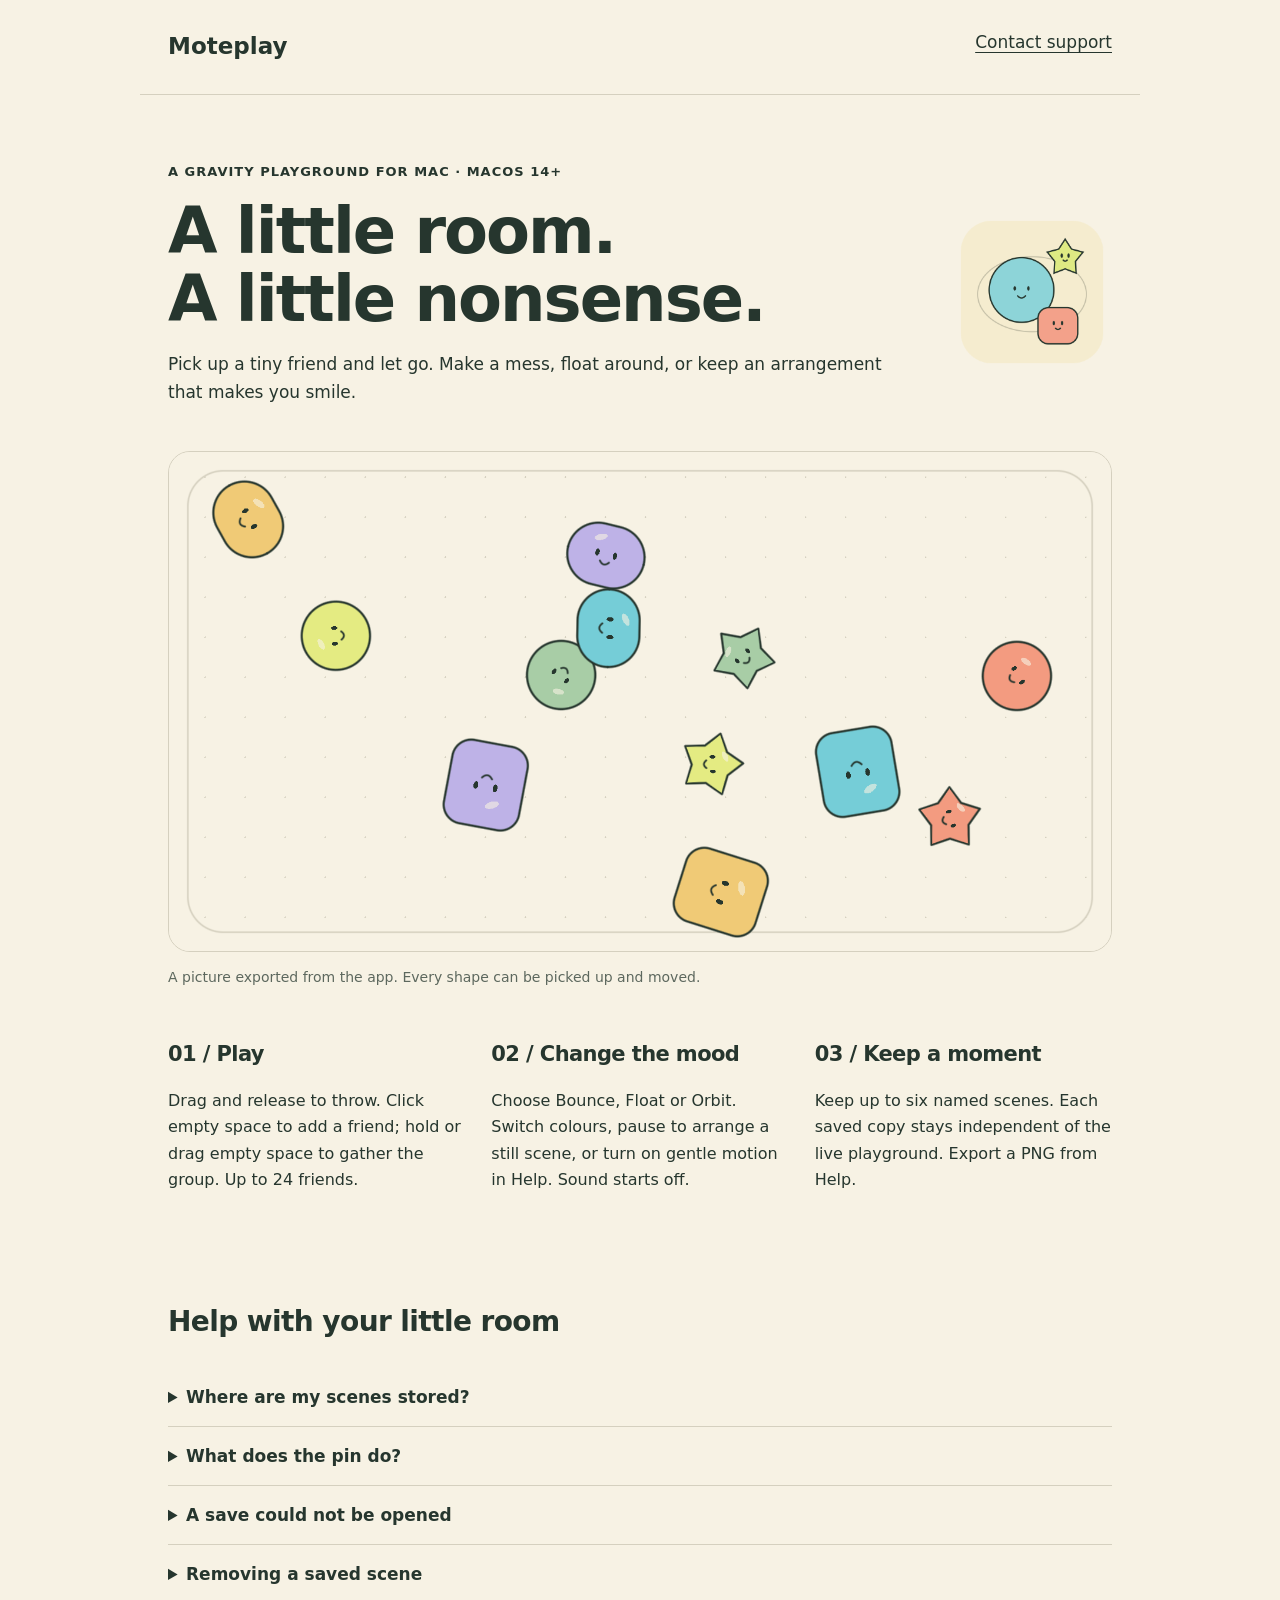
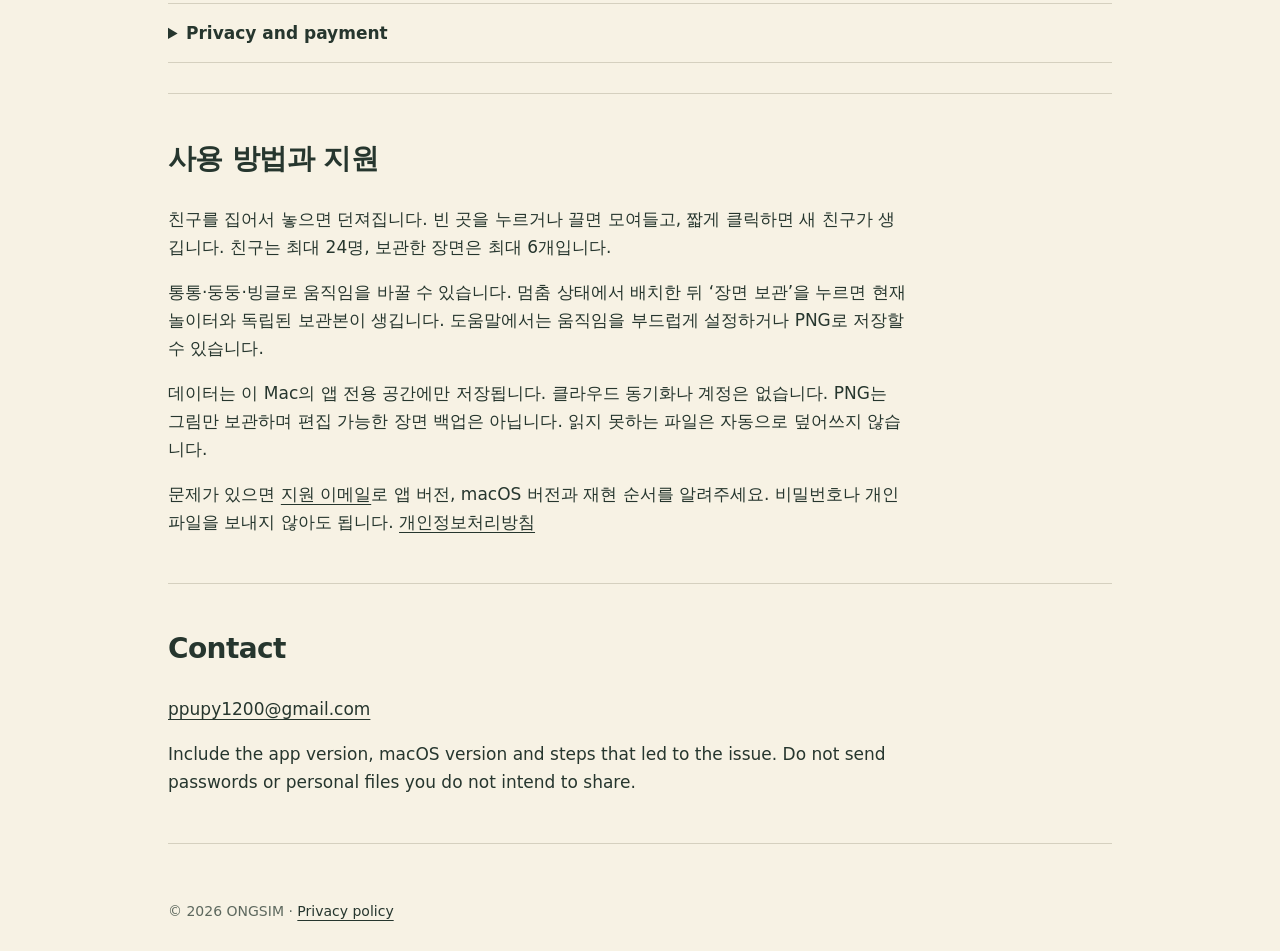
<file: index.html>
<!doctype html><html lang="en"><head><meta charset="utf-8"><meta name="viewport" content="width=device-width,initial-scale=1"><meta name="description" content="Moteplay support. A local gravity playground for Mac: throw, float, orbit and keep your little scenes."><title>Moteplay — a little room for play</title><link rel="icon" href="assets/icon.png"><link rel="stylesheet" href="styles.css"></head><body><header><a href="index.html">Moteplay</a><a href="mailto:ppupy1200@gmail.com?subject=Moteplay%20support">Contact support</a></header><main><div class="hero"><div><div class="eyebrow">A gravity playground for Mac · macOS 14+</div><h1>A little room.<br>A little nonsense.</h1><p>Pick up a tiny friend and let go. Make a mess, float around, or keep an arrangement that makes you smile.</p></div><img class="icon" src="assets/icon.png" alt="Moteplay's smiling shapes"></div><img class="stage" src="assets/playground.png" alt="An actual Moteplay scene with colourful characters"><p class="caption">A picture exported from the app. Every shape can be picked up and moved.</p><div class="steps"><div><h2>01 / Play</h2><p>Drag and release to throw. Click empty space to add a friend; hold or drag empty space to gather the group. Up to 24 friends.</p></div><div><h2>02 / Change the mood</h2><p>Choose Bounce, Float or Orbit. Switch colours, pause to arrange a still scene, or turn on gentle motion in Help. Sound starts off.</p></div><div><h2>03 / Keep a moment</h2><p>Keep up to six named scenes. Each saved copy stays independent of the live playground. Export a PNG from Help.</p></div></div><section><h2>Help with your little room</h2><details><summary>Where are my scenes stored?</summary><p>Only in Moteplay's local app container on this Mac. There is no account or automatic cloud sync. Saves contain positions, colours and modes, not live velocity or the window pin.</p></details><details><summary>What does the pin do?</summary><p>It keeps the window above other windows. You can turn it off at any time. Hidden or minimized windows stop animating.</p></details><details><summary>A save could not be opened</summary><p>The original file is preserved. You can still play, but saving remains paused until you explicitly choose a fresh start in Help. Contact support before deleting anything important. A PNG preserves an image, not an editable scene backup.</p></details><details><summary>Removing a saved scene</summary><p>The collection asks for confirmation. Removing a saved copy leaves the current playground unchanged; the deleted copy cannot be restored through the app.</p></details><details><summary>Privacy and payment</summary><p>No accounts, advertising, analytics, developer server, subscription or in-app purchase. Apple handles the paid download. Core play and saving work offline. The optional links on this page and in Help open external services. Read the <a href="privacy.html">privacy policy</a>.</p></details></section><section lang="ko" id="korean"><h2>사용 방법과 지원</h2><p>친구를 집어서 놓으면 던져집니다. 빈 곳을 누르거나 끌면 모여들고, 짧게 클릭하면 새 친구가 생깁니다. 친구는 최대 24명, 보관한 장면은 최대 6개입니다.</p><p>통통·둥둥·빙글로 움직임을 바꿀 수 있습니다. 멈춤 상태에서 배치한 뒤 ‘장면 보관’을 누르면 현재 놀이터와 독립된 보관본이 생깁니다. 도움말에서는 움직임을 부드럽게 설정하거나 PNG로 저장할 수 있습니다.</p><p>데이터는 이 Mac의 앱 전용 공간에만 저장됩니다. 클라우드 동기화나 계정은 없습니다. PNG는 그림만 보관하며 편집 가능한 장면 백업은 아닙니다. 읽지 못하는 파일은 자동으로 덮어쓰지 않습니다.</p><p>문제가 있으면 <a href="mailto:ppupy1200@gmail.com?subject=Moteplay%20support">지원 이메일</a>로 앱 버전, macOS 버전과 재현 순서를 알려주세요. 비밀번호나 개인 파일을 보내지 않아도 됩니다. <a href="privacy.html#korean">개인정보처리방침</a></p></section><section><h2>Contact</h2><p><a href="mailto:ppupy1200@gmail.com?subject=Moteplay%20support">ppupy1200@gmail.com</a></p><p>Include the app version, macOS version and steps that led to the issue. Do not send passwords or personal files you do not intend to share.</p></section></main><footer>© 2026 ONGSIM · <a href="privacy.html">Privacy policy</a></footer></body></html>
</file>
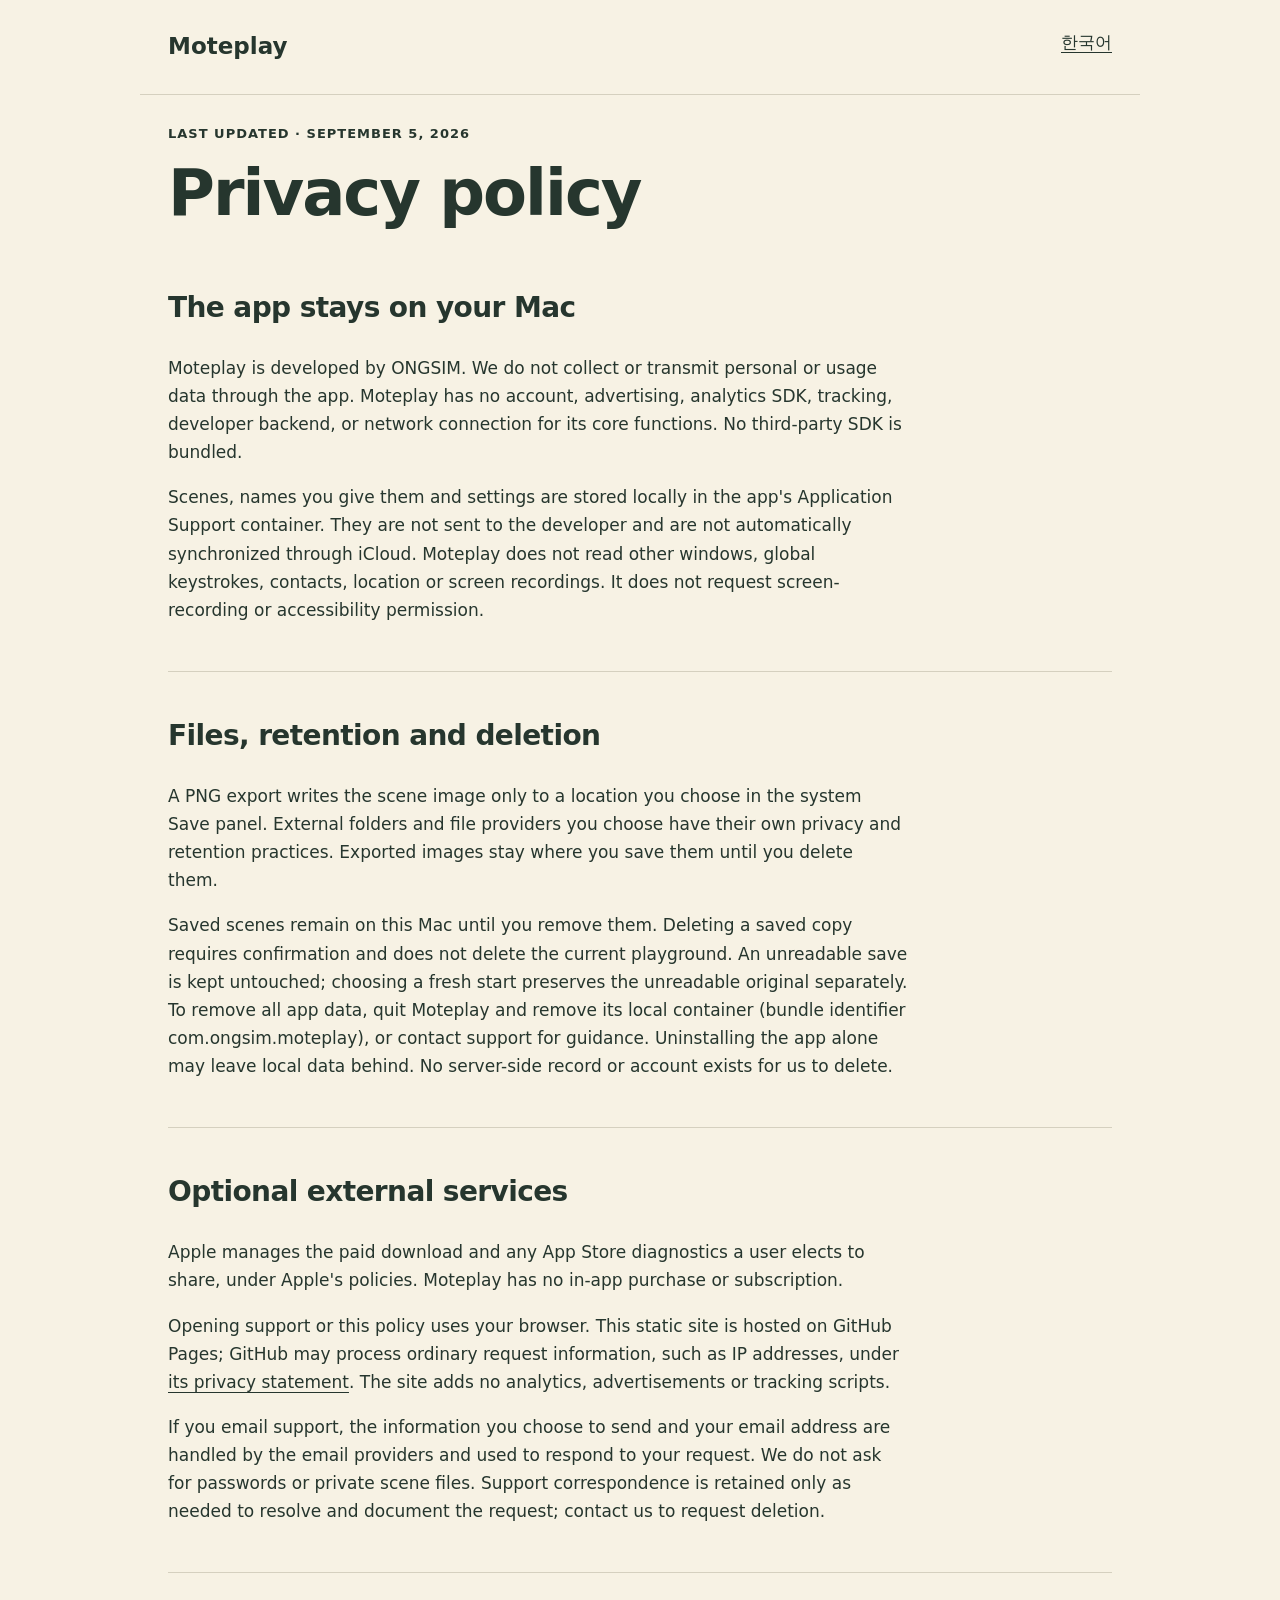
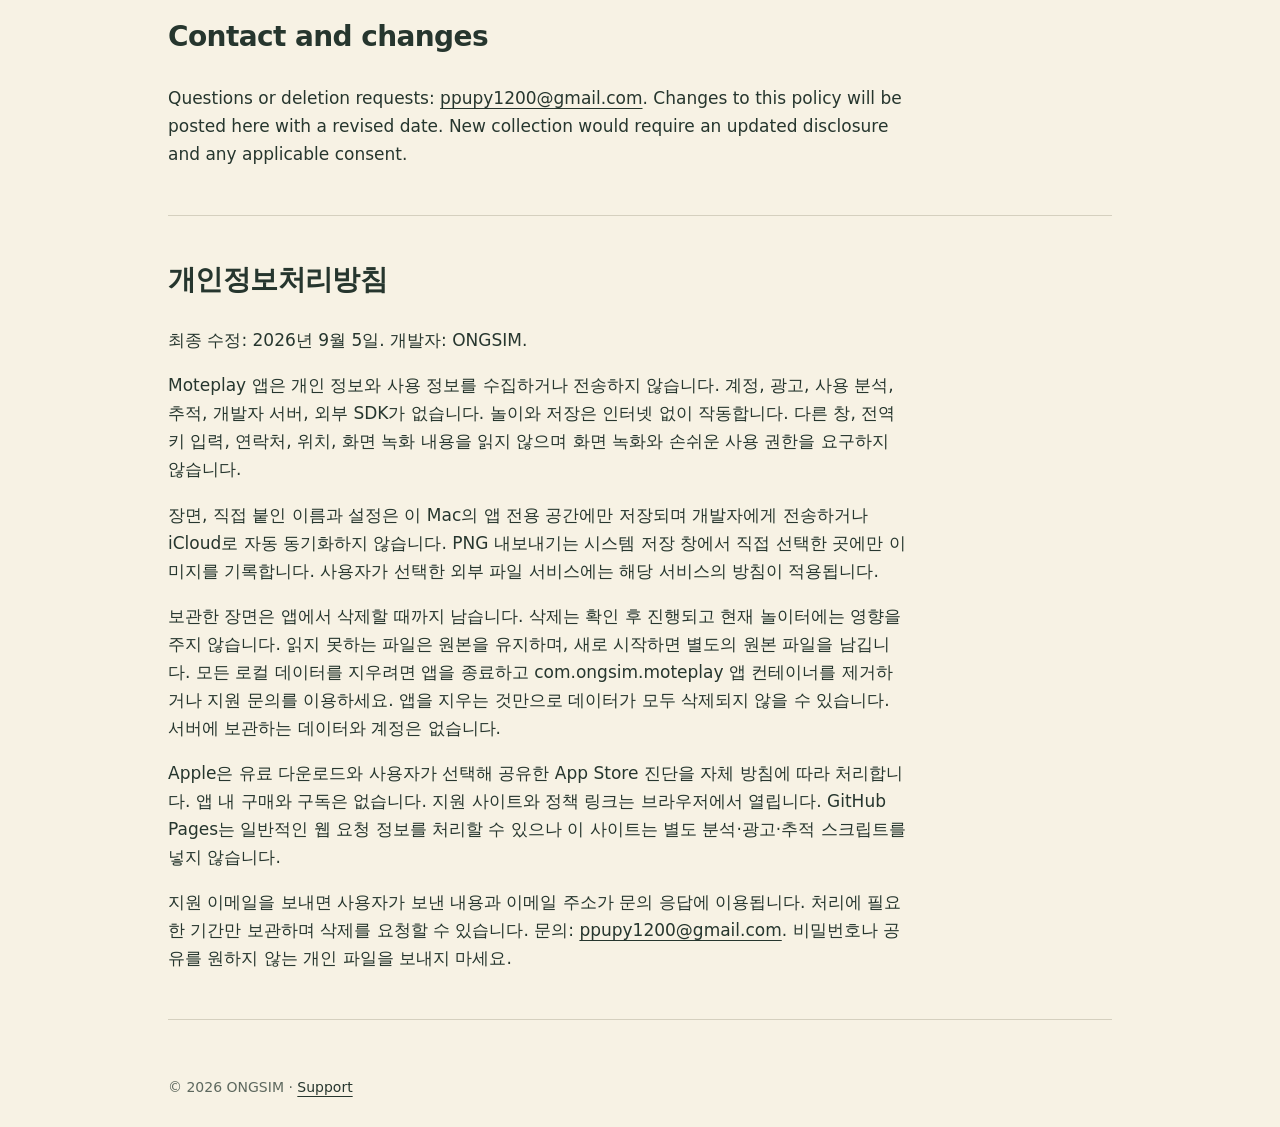
<file: privacy.html>
<!doctype html><html lang="en"><head><meta charset="utf-8"><meta name="viewport" content="width=device-width,initial-scale=1"><title>Moteplay — privacy policy</title><link rel="icon" href="assets/icon.png"><link rel="stylesheet" href="styles.css"></head><body><header><a href="index.html">Moteplay</a><a href="#korean">한국어</a></header><main><div class="eyebrow">Last updated · September 5, 2026</div><h1>Privacy policy</h1><section><h2>The app stays on your Mac</h2><p>Moteplay is developed by ONGSIM. We do not collect or transmit personal or usage data through the app. Moteplay has no account, advertising, analytics SDK, tracking, developer backend, or network connection for its core functions. No third-party SDK is bundled.</p><p>Scenes, names you give them and settings are stored locally in the app's Application Support container. They are not sent to the developer and are not automatically synchronized through iCloud. Moteplay does not read other windows, global keystrokes, contacts, location or screen recordings. It does not request screen-recording or accessibility permission.</p></section><section><h2>Files, retention and deletion</h2><p>A PNG export writes the scene image only to a location you choose in the system Save panel. External folders and file providers you choose have their own privacy and retention practices. Exported images stay where you save them until you delete them.</p><p>Saved scenes remain on this Mac until you remove them. Deleting a saved copy requires confirmation and does not delete the current playground. An unreadable save is kept untouched; choosing a fresh start preserves the unreadable original separately. To remove all app data, quit Moteplay and remove its local container (bundle identifier com.ongsim.moteplay), or contact support for guidance. Uninstalling the app alone may leave local data behind. No server-side record or account exists for us to delete.</p></section><section><h2>Optional external services</h2><p>Apple manages the paid download and any App Store diagnostics a user elects to share, under Apple's policies. Moteplay has no in-app purchase or subscription.</p><p>Opening support or this policy uses your browser. This static site is hosted on GitHub Pages; GitHub may process ordinary request information, such as IP addresses, under <a href="https://docs.github.com/en/site-policy/privacy-policies/github-general-privacy-statement">its privacy statement</a>. The site adds no analytics, advertisements or tracking scripts.</p><p>If you email support, the information you choose to send and your email address are handled by the email providers and used to respond to your request. We do not ask for passwords or private scene files. Support correspondence is retained only as needed to resolve and document the request; contact us to request deletion.</p></section><section><h2>Contact and changes</h2><p>Questions or deletion requests: <a href="mailto:ppupy1200@gmail.com?subject=Moteplay%20privacy">ppupy1200@gmail.com</a>. Changes to this policy will be posted here with a revised date. New collection would require an updated disclosure and any applicable consent.</p></section><section lang="ko" id="korean"><h2>개인정보처리방침</h2><p>최종 수정: 2026년 9월 5일. 개발자: ONGSIM.</p><p>Moteplay 앱은 개인 정보와 사용 정보를 수집하거나 전송하지 않습니다. 계정, 광고, 사용 분석, 추적, 개발자 서버, 외부 SDK가 없습니다. 놀이와 저장은 인터넷 없이 작동합니다. 다른 창, 전역 키 입력, 연락처, 위치, 화면 녹화 내용을 읽지 않으며 화면 녹화와 손쉬운 사용 권한을 요구하지 않습니다.</p><p>장면, 직접 붙인 이름과 설정은 이 Mac의 앱 전용 공간에만 저장되며 개발자에게 전송하거나 iCloud로 자동 동기화하지 않습니다. PNG 내보내기는 시스템 저장 창에서 직접 선택한 곳에만 이미지를 기록합니다. 사용자가 선택한 외부 파일 서비스에는 해당 서비스의 방침이 적용됩니다.</p><p>보관한 장면은 앱에서 삭제할 때까지 남습니다. 삭제는 확인 후 진행되고 현재 놀이터에는 영향을 주지 않습니다. 읽지 못하는 파일은 원본을 유지하며, 새로 시작하면 별도의 원본 파일을 남깁니다. 모든 로컬 데이터를 지우려면 앱을 종료하고 com.ongsim.moteplay 앱 컨테이너를 제거하거나 지원 문의를 이용하세요. 앱을 지우는 것만으로 데이터가 모두 삭제되지 않을 수 있습니다. 서버에 보관하는 데이터와 계정은 없습니다.</p><p>Apple은 유료 다운로드와 사용자가 선택해 공유한 App Store 진단을 자체 방침에 따라 처리합니다. 앱 내 구매와 구독은 없습니다. 지원 사이트와 정책 링크는 브라우저에서 열립니다. GitHub Pages는 일반적인 웹 요청 정보를 처리할 수 있으나 이 사이트는 별도 분석·광고·추적 스크립트를 넣지 않습니다.</p><p>지원 이메일을 보내면 사용자가 보낸 내용과 이메일 주소가 문의 응답에 이용됩니다. 처리에 필요한 기간만 보관하며 삭제를 요청할 수 있습니다. 문의: <a href="mailto:ppupy1200@gmail.com?subject=Moteplay%20privacy">ppupy1200@gmail.com</a>. 비밀번호나 공유를 원하지 않는 개인 파일을 보내지 마세요.</p></section></main><footer>© 2026 ONGSIM · <a href="index.html">Support</a></footer></body></html>
</file>
<file: styles.css>
:root{color-scheme:light;--paper:#f7f2e4;--ink:#26362e;--line:#d5d0bf;--muted:#5d685e}*{box-sizing:border-box}body{margin:0;background:var(--paper);color:var(--ink);font:17px/1.65 system-ui,-apple-system,sans-serif}header,main,footer{max-width:1000px;margin:auto;padding:28px}header{display:flex;justify-content:space-between;border-bottom:1px solid var(--line)}a{color:var(--ink);text-underline-offset:4px}header>a:first-child{font-weight:800;text-decoration:none;font-size:23px}.hero{display:grid;grid-template-columns:1fr 160px;gap:36px;align-items:center;padding:38px 0 28px}h1{font-size:clamp(38px,5vw,64px);letter-spacing:-2px;line-height:1.05;margin:16px 0}h2{font-size:28px;letter-spacing:-.6px}p{max-width:740px}.eyebrow{font-size:13px;font-weight:750;letter-spacing:1px;text-transform:uppercase}.icon{width:160px}.stage{display:block;width:100%;border-radius:22px;border:1px solid var(--line)}.caption{color:var(--muted);font-size:14px}.steps{display:grid;grid-template-columns:repeat(3,1fr);gap:26px;margin:48px 0}.steps h2{font-size:21px;margin:0}.steps p{font-size:16px}section{padding:18px 0 30px;border-bottom:1px solid var(--line)}details{padding:15px 0;border-bottom:1px solid var(--line)}summary{font-weight:650;cursor:pointer}footer{font-size:14px;color:var(--muted)}:focus-visible{outline:3px solid #65872e;outline-offset:4px}@media(max-width:650px){header,main,footer{padding:20px}.hero{grid-template-columns:1fr}.icon{width:104px;grid-row:1}.steps{grid-template-columns:1fr}h1{letter-spacing:-1px}}
</file>
